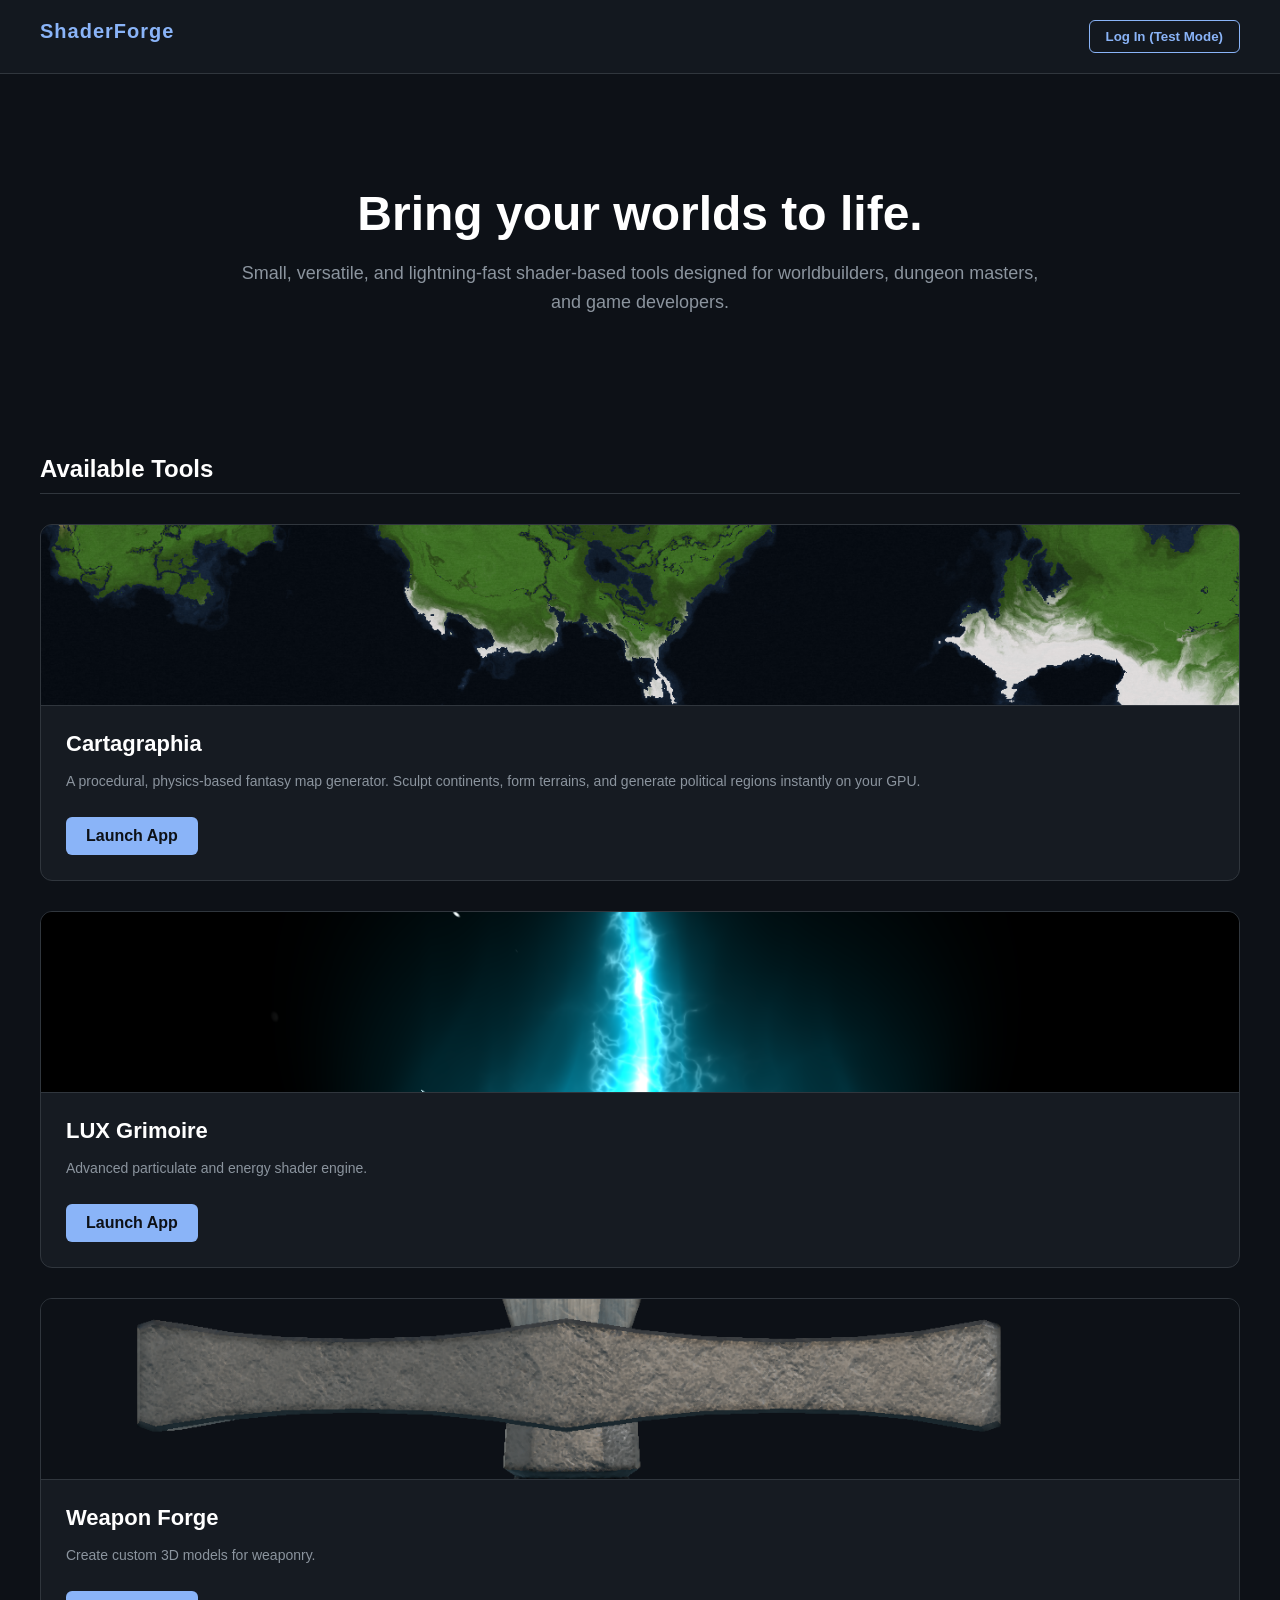
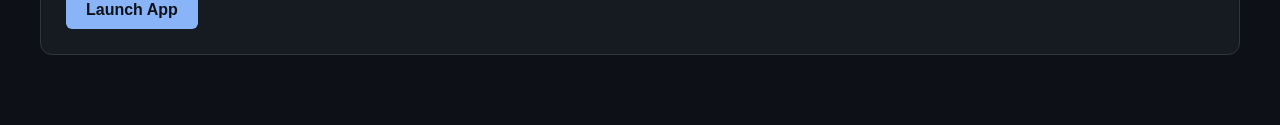
<file: index.html>
<!DOCTYPE html>
<html lang="en">
<head>
    <meta charset="UTF-8">
    <meta name="viewport" content="width=device-width, initial-scale=1.0">
    <title>ShaderForge | Worldbuilding Tools</title>
    <link rel="stylesheet" href="css/home.css">
</head>
<body>

    <nav class="top-nav">
        <div class="logo">ShaderForge</div>
        <div class="auth-buttons">
            <button id="btn-login" class="btn-outline">Log In with Google</button>
        </div>
    </nav>

    <header class="hero">
        <h1>Bring your worlds to life.</h1>
        <p>Small, versatile, and lightning-fast shader-based tools designed for worldbuilders, dungeon masters, and game developers.</p>
    </header>

    <main class="showcase">
        <h2>Available Tools</h2>
        <div class="tool-grid">
            
            <div class="tool-card">
                <div class="card-image" style="background: url('image/Cartapreview.png') center/cover;">
                    </div>
                <div class="card-content">
                    <h3>Cartagraphia</h3>
                    <p>A procedural, physics-based fantasy map generator. Sculpt continents, form terrains, and generate political regions instantly on your GPU.</p>
                    <a href="cartagraphia/cartagraphia.html" class="btn-primary">Launch App</a>
                </div>
            </div>
        </div>
        <div class="tool-grid">
            
            <div class="tool-card">
                <div class="card-image" style="background: url('image/Spellpreview.png') center/cover;">
                    </div>
                <div class="card-content">
                    <h3>LUX Grimoire</h3>
                    <p>Advanced particulate and energy shader engine.</p>
                    <a href="lux/lux.html" class="btn-primary">Launch App</a>
                </div>
            </div>
        </div>
        <div class="tool-grid">
            
            <div class="tool-card">
                <div class="card-image" style="background: url('image/weaponforgepreview.png') center/cover;">
                    </div>
                <div class="card-content">
                    <h3>Weapon Forge</h3>
                    <p>Create custom 3D models for weaponry.</p>
                    <a href="weaponforge/weaponforge.html" class="btn-primary">Launch App</a>
                </div>
            </div>
        </div>
    </main>
    <script src="js/auth.js"></script>
</body>
</html>
</file>
<file: css/home.css>
body { margin: 0; padding: 0; background-color: #0d1117; font-family: 'Segoe UI', sans-serif; color: #c9d1d9; }

.top-nav { 
    display: flex; 
    justify-content: space-between; 
    padding: 20px 40px; 
    background: rgba(22, 27, 34, 0.8); 
    border-bottom: 1px solid #30363d; 
    
    /* NEW STICKY PROPERTIES */
    position: sticky;
    top: 0;
    z-index: 1000;
    backdrop-filter: blur(10px); /* Optional: Frosted glass effect */
}
.logo { font-size: 20px; font-weight: bold; color: #8ab4f8; letter-spacing: 1px;}

.hero { text-align: center; padding: 80px 20px 60px 20px; max-width: 800px; margin: 0 auto; }
.hero h1 { font-size: 48px; color: #fff; margin-bottom: 15px; }
.hero p { font-size: 18px; color: #8b949e; line-height: 1.6; }

.showcase { padding: 40px; max-width: 1200px; margin: 0 auto; }
.showcase h2 { border-bottom: 1px solid #30363d; padding-bottom: 10px; margin-bottom: 30px; color: #fff; }

.tool-grid { display: grid; grid-template-columns: repeat(auto-fit, minmax(300px, 1fr)); gap: 30px; }

.tool-card { background: #161b22; border: 1px solid #30363d; border-radius: 12px; overflow: hidden; transition: transform 0.2s, box-shadow 0.2s; margin-bottom: 30px; }
.tool-card:hover { transform: translateY(-5px); box-shadow: 0 10px 20px rgba(0,0,0,0.5); border-color: #8ab4f8; }
.card-image { height: 180px; background-color: #21262d; border-bottom: 1px solid #30363d; }
.card-content { padding: 25px; }
.card-content h3 { margin: 0 0 10px 0; color: #fff; font-size: 22px; }
.card-content p { color: #8b949e; font-size: 14px; margin-bottom: 25px; line-height: 1.5; }

.btn-primary { display: inline-block; background: #8ab4f8; color: #0d1117; padding: 10px 20px; text-decoration: none; border-radius: 6px; font-weight: bold; transition: background 0.2s; }
.btn-primary:hover { background: #a6c5f7; }
.btn-outline { background: transparent; border: 1px solid #8ab4f8; color: #8ab4f8; padding: 8px 16px; border-radius: 6px; cursor: pointer; font-weight: bold; transition: all 0.2s; }
.btn-outline:hover { background: #8ab4f8; color: #0d1117; }
/* Custom hover state for the Log Out button */
#btn-logout:hover {
    background: #f85149 !important;
    color: #fff !important;
}
</file>
